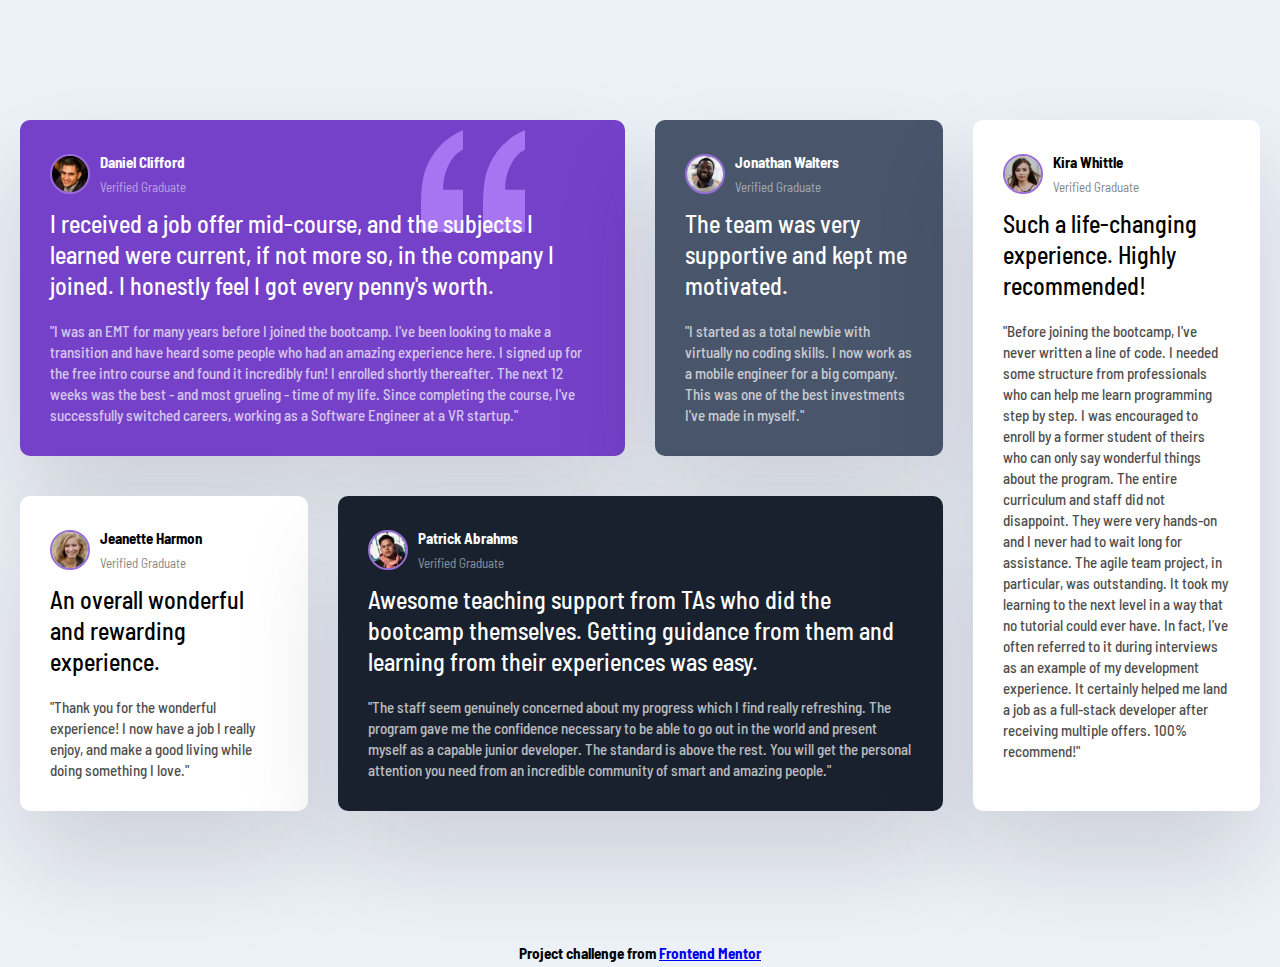
<file: project/index.html>
<!DOCTYPE html>
<html lang="en">
<head>
  <meta charset="UTF-8">
  <meta http-equiv="X-UA-Compatible" content="IE=edge">
  <meta name="viewport" content="width=device-width, initial-scale=1.0">
  <link rel="stylesheet" href="style.css">
  <title>Testimonials</title>
</head>
<body>
  <div class="testimonials">
    <div class="card card--bg-purple">
      <header class="card__header">
        <img src="images/image-daniel.jpg" class="card__img" alt="">
        <div>
          <h3>Daniel Clifford</h3>
          <p>Verified Graduate</p>
        </div>
      </header>
      <p class="card__lead">
        I received a job offer mid-course, and the subjects I learned were
        current, if not more so, in the company I joined. I honestly feel I
        got every penny's worth.
      </p>
      <p class="card__quote">
        "I was an EMT for many years before I joined the bootcamp. I've been
        looking to make a transition and have heard some people who had an
        amazing experience here. I signed up for the free intro course and
        found it incredibly fun! I enrolled shortly thereafter. The next 12
        weeks was the best - and most grueling - time of my life. Since
        completing the course, I've successfully switched careers, working as
        a Software Engineer at a VR startup."
      </p>
    </div>

    <div class="card card--bg-gray-blue">
      <header class="card__header">
        <img src="images/image-jonathan.jpg" class="card__img" alt="">
        <div>
          <h3>Jonathan Walters</h3>
          <p>Verified Graduate</p>
        </div>
      </header>
      <p class="card__lead">
        The team was very supportive and kept me motivated.
      </p>
      <p class="card__quote">
        "I started as a total newbie with virtually no coding skills. I now
        work as a mobile engineer for a big company. This was one of the best
        investments I've made in myself."
      </p>
    </div>

    <div class="card">
      <header class="card__header">
        <img src="images/image-jeanette.jpg" class="card__img" alt="" />
        <div>
          <h3>Jeanette Harmon</h3>
          <p>Verified Graduate</p>
        </div>
      </header>
      <p class="card__lead">An overall wonderful and rewarding experience.</p>
      <p class="card__quote">
        "Thank you for the wonderful experience! I now have a job I really
        enjoy, and make a good living while doing something I love."
      </p>
    </div>

    <div class="card card--bg-black-blue">
      <header class="card__header">
        <img src="images/image-patrick.jpg" class="card__img" alt="" />
        <div>
          <h3>Patrick Abrahms</h3>
          <p>Verified Graduate</p>
        </div>
      </header>
      <p class="card__lead">
        Awesome teaching support from TAs who did the bootcamp themselves.
        Getting guidance from them and learning from their experiences was
        easy.
      </p>
      <p class="card__quote">
        "The staff seem genuinely concerned about my progress which I find
        really refreshing. The program gave me the confidence necessary to be
        able to go out in the world and present myself as a capable junior
        developer. The standard is above the rest. You will get the personal
        attention you need from an incredible community of smart and amazing
        people."
      </p>
    </div>
    
    <div class="card">
      <header class="card__header">
        <img src="images/image-kira.jpg" class="card__img" alt="" />
        <div>
          <h3>Kira Whittle</h3>
          <p>Verified Graduate</p>
        </div>
      </header>
      <p class="card__lead">
        Such a life-changing experience. Highly recommended!
      </p>
      <p class="card__quote">
        "Before joining the bootcamp, I've never written a line of code. I
        needed some structure from professionals who can help me learn
        programming step by step. I was encouraged to enroll by a former
        student of theirs who can only say wonderful things about the program.
        The entire curriculum and staff did not disappoint. They were very
        hands-on and I never had to wait long for assistance. The agile team
        project, in particular, was outstanding. It took my learning to the
        next level in a way that no tutorial could ever have. In fact, I've
        often referred to it during interviews as an example of my development
        experience. It certainly helped me land a job as a full-stack
        developer after receiving multiple offers. 100% recommend!"
      </p>
    </div>
  </div>

  <footer>
      <h3>
        Project challenge from
        <a href="https://www.frontendmentor.io/challenges/testimonials-grid-section-Nnw6J7Un7">Frontend Mentor</a>
      </h3>
  </footer>
</body>
</html>
</file>
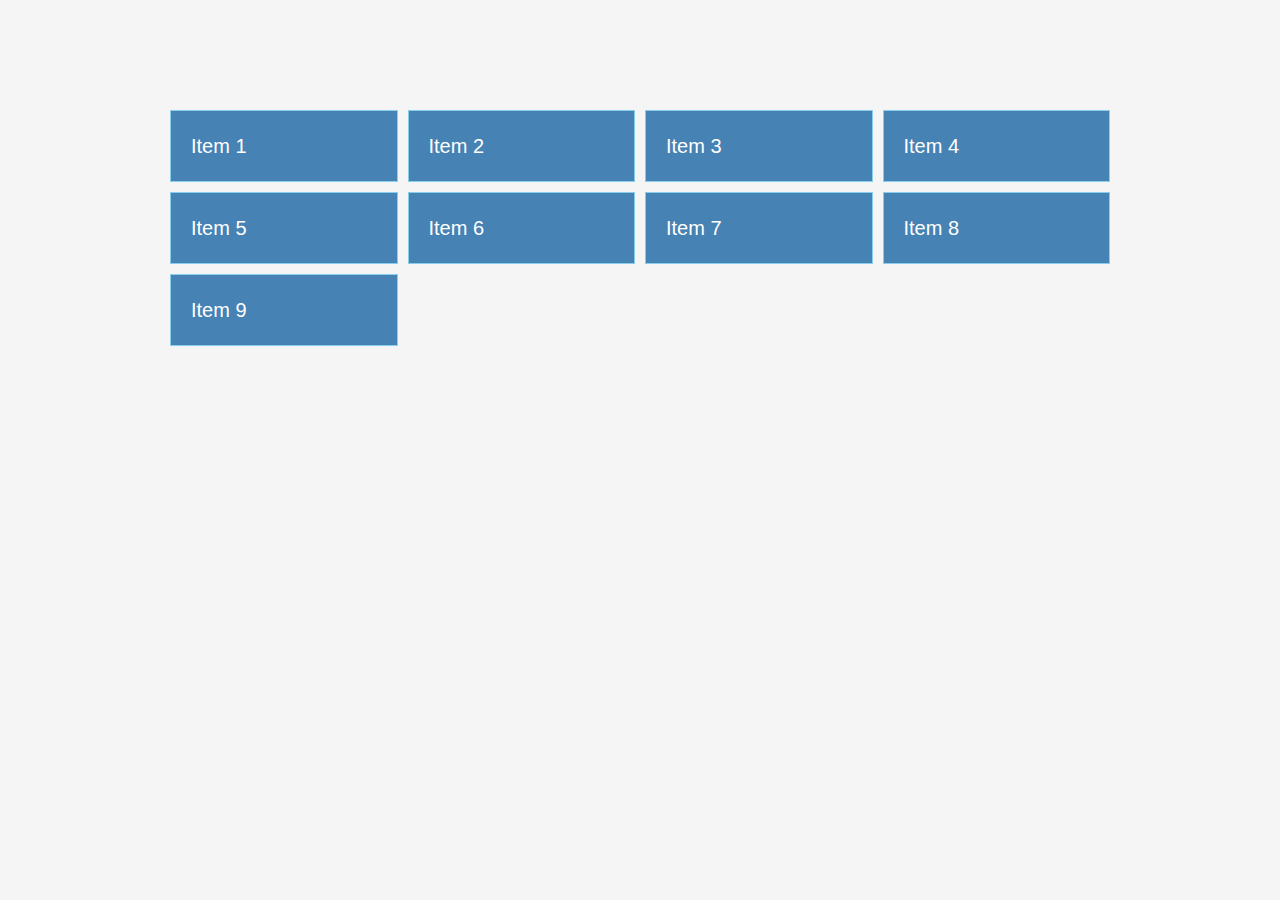
<file: sandbox/grid.html>
<!DOCTYPE html>
<html lang="en">
<head>
  <meta charset="UTF-8">
  <meta http-equiv="X-UA-Compatible" content="IE=edge">
  <meta name="viewport" content="width=device-width, initial-scale=1.0">
  <link rel="stylesheet" href="grid.css">
  <title>CSS Grid Crash Course</title>
</head>
<body>
  <div class="container">
    <div class="item">Item 1</div>
    <div class="item">Item 2</div>
    <div class="item">Item 3</div>
    <div class="item">Item 4</div>
    <div class="item">Item 5</div>
    <div class="item">Item 6</div>
    <div class="item">Item 7</div>
    <div class="item">Item 8</div>
    <div class="item">Item 9</div>
  </div>
</body>
</html>
</file>
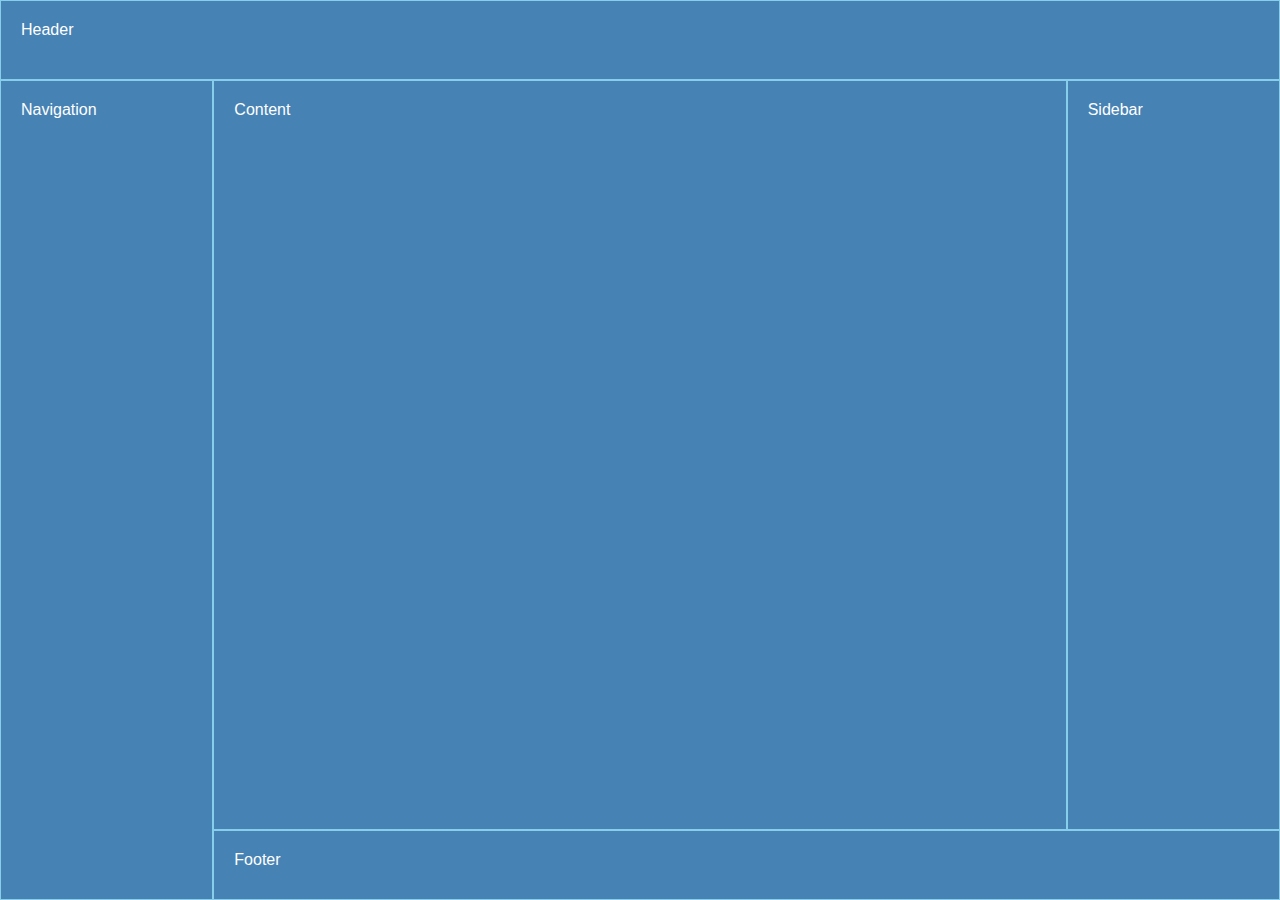
<file: sandbox/grid2.html>
<!DOCTYPE html>
<html lang="en">
<head>
  <meta charset="UTF-8">
  <meta http-equiv="X-UA-Compatible" content="IE=edge">
  <meta name="viewport" content="width=device-width, initial-scale=1.0">
  <link rel="stylesheet" href="grid2.css">
  <title>CSS Grid Template Areas</title>
</head>
<body>
  <header>Header</header>
  <main>Content</main>
  <nav>Navigation</nav>
  <aside>Sidebar</aside>
  <footer>Footer</footer>
</body>
</html>
</file>
<file: project/style.css>
@import url('https://fonts.googleapis.com/css2?family=Barlow+Semi+Condensed:wght@200;300;400;700&display=swap');

* {
  box-sizing: border-box;
  margin: 0;
  padding: 0;
}

body {
  background: #edf2f8;
  font-family: 'Barlow Semi Condensed', sans-serif;
  line-height: 1.7;
  font-size: 13px;
}

.testimonials {
  max-width: 1440px;
  margin: 100px auto;
  padding: 20px;
  display: grid;
  grid-template-columns: repeat(4, 1fr);
  gap: 30px;
}

.card {
  background-color: #fff;
  border-radius: 10px;
  padding: 30px;
  box-shadow: rgba(17, 12, 46, 0.15) 0px 48px 100px 0px;
  margin-bottom: 10px;
}

.card__header {
  display: flex;
  align-items: center;
  margin-bottom: 10px;
}

.card__header h3 {
  font-size: 15px;
}

.card__header p {
  opacity: 50%;
}

.card__img {
  width: 40px;
  height: 40px;
  border-radius: 50%;
  border: 2px solid #996ed9;
  margin-right: 10px;
}

.card__lead {
  font-size: 1.5rem;
  font-weight: 500;
  line-height: 1.3;
  margin-bottom: 20px;
}

.card__quote {
  font-size: 15px;
  font-weight: 500;
  line-height: 1.4;
  opacity: 70%;
}

.card--bg-purple {
  background: hsl(263, 55%, 52%);
  color: #fff;
  background-image: url('./images/bg-pattern-quotation.svg');
  background-repeat: no-repeat;
  background-position: top 10px right 100px;
}

.card--bg-gray-blue {
  background: hsl(217, 19%, 35%);
  color: #fff;
}

.card--bg-black-blue {
  background: hsl(219, 29%, 14%);
  color: #fff;
}

.card:nth-of-type(1) {
  grid-column: 1/3;
}

.card:nth-of-type(4) {
  grid-column: 2/4;
  grid-row: 2/3;
}

.card:nth-of-type(5) {
  grid-column: 4/5;
  grid-row: 1/3;
}

footer {
  text-align: center;
}


@media(max-width: 768px) {
  .testimonials {
      grid-template-columns: 1fr;
      width: 100%;
  }

.card:nth-of-type(1) {
  grid-column: 1/2;
}

.card:nth-of-type(4) {
  grid-column: 1;
  grid-row: 4/5;
}

.card:nth-of-type(5) {
  grid-column: 1;
  grid-row: 5/6;
}
}
</file>
<file: sandbox/grid.css>
* {
  box-sizing: border-box;
  padding: 0;
  margin: 0;
}

body {
  font-family: 'Open Sans', sans-serif;
  font-size: 16px;
  line-height: 1.5;
  color: #333;
  background: #f5f5f5;
}

.container {
  max-width: 960px;
  margin: 100px auto;
  padding: 10px;
  display: grid;
  /* grid-template-columns: repeat(3, 1fr); */
  grid-template-columns: repeat(auto-fill, minmax(200px, 1fr));
  /* For Spacing */
  gap: 10px;

  /* Properties that deal with rows & height */
  /* grid-auto-rows: minmax(100px, auto); */

/* align-items: is for the container
   align-self: is for the actual items */
 
}

.item {
  background: steelblue;
  color: #fff;
  font-size: 20px;
  padding: 20px;
  border: skyblue 1px solid;
}

/* .item:nth-of-type(1) {
  background: #000;
  /* grid-column-start: 1;
  grid-column-end: 3; */
  /* Write g.c.start and end liek this: */
  /*grid-column: 1/3;
} */

/* RESPONSIVENESS */

@media (max-width: 500px) {
  .container {
    grid-template-columns: 1fr; /* when window is made smaller, 1 row will be stacked (1fr). */
  }
}
</file>
<file: sandbox/grid2.css>
* {
  box-sizing: border-box;
  padding: 0;
  margin: 0;
}

body {
  font-family: 'Open Sans', sans-serif;
  font-size: 16px;
  height: 100vh;

  display: grid; 
  grid-template-areas:
    'header header header'
    'nav content sidebar'
    'nav footer footer';
    grid-template-columns: 1fr 4fr 1fr;
    grid-template-rows: 80px 1fr 70px;
}

header,
footer,
main,
aside,
nav {
  background-color: steelblue;
  color: #fff;
  padding: 20px;
  border: skyblue 1px solid;
}


/* Create grid areas by using our selectors */
header {
  grid-area: header;
}

nav {
  grid-area: nav;
}

main {
  grid-area: content;
}

aside {
  grid-area: sidebar;
}

footer {
  grid-area: footer;
}
</file>
